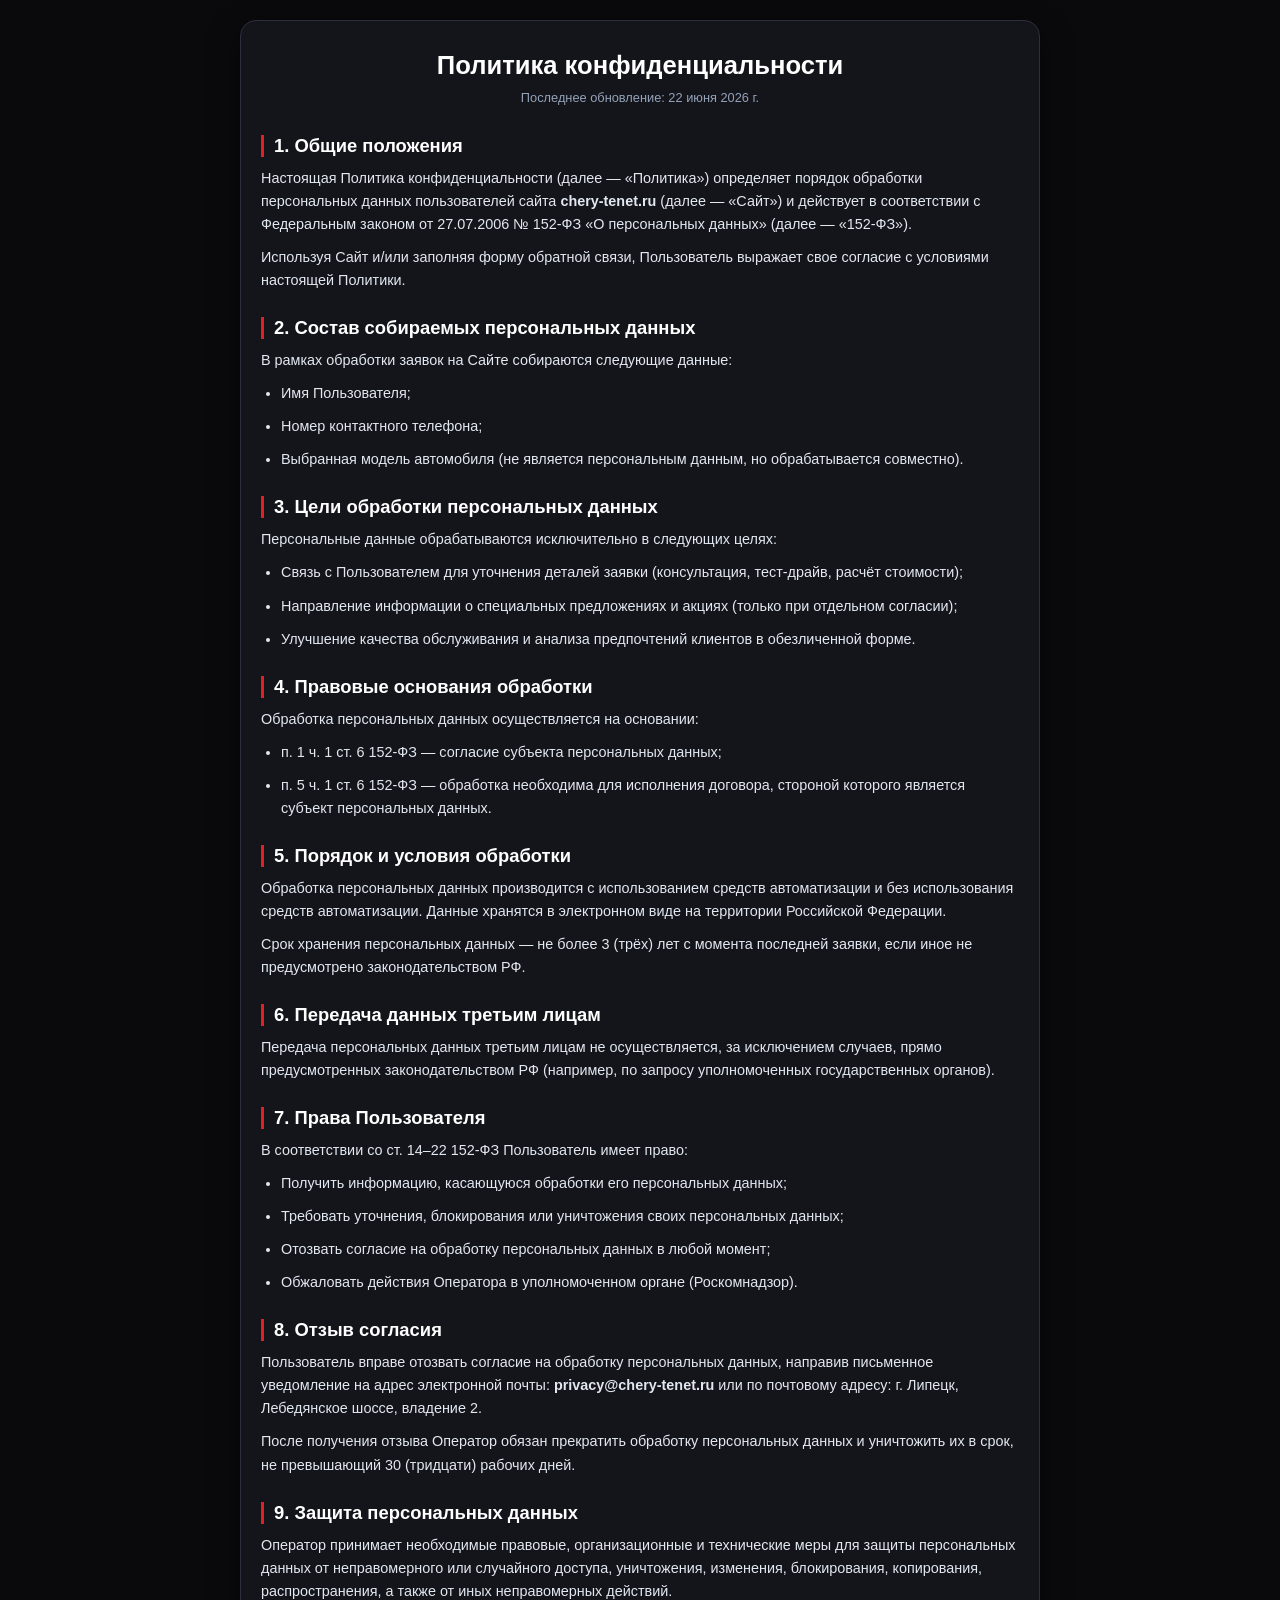
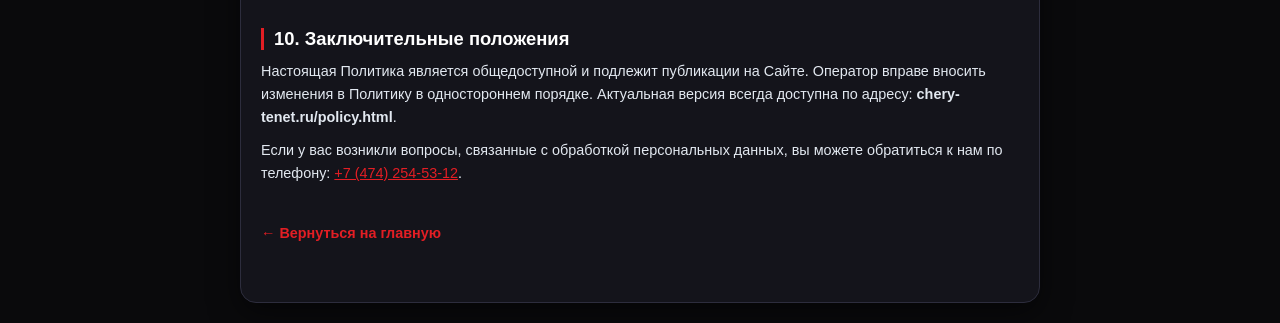
<file: chery/policy.html>
<!doctype html>
<html lang="ru">
  <head>
    <meta charset="UTF-8" />
    <meta name="viewport" content="width=device-width, initial-scale=1.0" />
    <title>Политика конфиденциальности | CHERY = TENET</title>
    <link rel="stylesheet" href="styles/style.css" />
    <style>
      /* Локальные стили только для страницы политики */
      .policy-page {
        max-width: 800px;
        margin: 0 auto;
        padding: 30px 20px 60px;
        background: var(--bg-card);
        border-radius: 16px;
        border: 1px solid var(--advantage-border);
        box-shadow: 0 10px 30px rgba(0, 0, 0, 0.5);
      }
      .policy-page h1 {
        font-size: 1.6rem;
        color: var(--text-white);
        margin-bottom: 10px;
        text-align: center;
      }
      .policy-page .last-updated {
        text-align: center;
        color: var(--text-muted);
        font-size: 0.8rem;
        margin-bottom: 30px;
      }
      .policy-page h2 {
        font-size: 1.15rem;
        color: var(--text-white);
        margin-top: 25px;
        margin-bottom: 10px;
        border-left: 3px solid var(--accent-red);
        padding-left: 10px;
      }
      .policy-page p,
      .policy-page li {
        font-size: 0.9rem;
        line-height: 1.6;
        color: var(--text-main);
        margin-bottom: 10px;
      }
      .policy-page ul {
        padding-left: 20px;
        margin-bottom: 15px;
      }
      .policy-page .back-link {
        display: inline-block;
        margin-top: 30px;
        color: var(--accent-red);
        text-decoration: none;
        font-weight: 600;
        font-size: 0.9rem;
      }
      .policy-page .back-link:hover {
        text-decoration: underline;
      }
      body {
        padding: 20px 10px;
        display: block;
        min-height: auto;
      }
    </style>
  </head>
  <body>
    <div class="policy-page">
      <h1>Политика конфиденциальности</h1>
      <div class="last-updated">Последнее обновление: 22 июня 2026 г.</div>

      <h2>1. Общие положения</h2>
      <p>
        Настоящая Политика конфиденциальности (далее — «Политика») определяет
        порядок обработки персональных данных пользователей сайта
        <strong>chery-tenet.ru</strong> (далее — «Сайт») и действует в
        соответствии с Федеральным законом от 27.07.2006 № 152-ФЗ «О
        персональных данных» (далее — «152-ФЗ»).
      </p>
      <p>
        Используя Сайт и/или заполняя форму обратной связи, Пользователь
        выражает свое согласие с условиями настоящей Политики.
      </p>

      <h2>2. Состав собираемых персональных данных</h2>
      <p>В рамках обработки заявок на Сайте собираются следующие данные:</p>
      <ul>
        <li>Имя Пользователя;</li>
        <li>Номер контактного телефона;</li>
        <li>
          Выбранная модель автомобиля (не является персональным данным, но
          обрабатывается совместно).
        </li>
      </ul>

      <h2>3. Цели обработки персональных данных</h2>
      <p>Персональные данные обрабатываются исключительно в следующих целях:</p>
      <ul>
        <li>
          Связь с Пользователем для уточнения деталей заявки (консультация,
          тест-драйв, расчёт стоимости);
        </li>
        <li>
          Направление информации о специальных предложениях и акциях (только при
          отдельном согласии);
        </li>
        <li>
          Улучшение качества обслуживания и анализа предпочтений клиентов в
          обезличенной форме.
        </li>
      </ul>

      <h2>4. Правовые основания обработки</h2>
      <p>Обработка персональных данных осуществляется на основании:</p>
      <ul>
        <li>п. 1 ч. 1 ст. 6 152-ФЗ — согласие субъекта персональных данных;</li>
        <li>
          п. 5 ч. 1 ст. 6 152-ФЗ — обработка необходима для исполнения договора,
          стороной которого является субъект персональных данных.
        </li>
      </ul>

      <h2>5. Порядок и условия обработки</h2>
      <p>
        Обработка персональных данных производится с использованием средств
        автоматизации и без использования средств автоматизации. Данные хранятся
        в электронном виде на территории Российской Федерации.
      </p>
      <p>
        Срок хранения персональных данных — не более 3 (трёх) лет с момента
        последней заявки, если иное не предусмотрено законодательством РФ.
      </p>

      <h2>6. Передача данных третьим лицам</h2>
      <p>
        Передача персональных данных третьим лицам не осуществляется, за
        исключением случаев, прямо предусмотренных законодательством РФ
        (например, по запросу уполномоченных государственных органов).
      </p>

      <h2>7. Права Пользователя</h2>
      <p>В соответствии со ст. 14–22 152-ФЗ Пользователь имеет право:</p>
      <ul>
        <li>
          Получить информацию, касающуюся обработки его персональных данных;
        </li>
        <li>
          Требовать уточнения, блокирования или уничтожения своих персональных
          данных;
        </li>
        <li>
          Отозвать согласие на обработку персональных данных в любой момент;
        </li>
        <li>
          Обжаловать действия Оператора в уполномоченном органе (Роскомнадзор).
        </li>
      </ul>

      <h2>8. Отзыв согласия</h2>
      <p>
        Пользователь вправе отозвать согласие на обработку персональных данных,
        направив письменное уведомление на адрес электронной почты:
        <strong>privacy@chery-tenet.ru</strong>
        или по почтовому адресу: г. Липецк, Лебедянское шоссе, владение 2.
      </p>
      <p>
        После получения отзыва Оператор обязан прекратить обработку персональных
        данных и уничтожить их в срок, не превышающий 30 (тридцати) рабочих
        дней.
      </p>

      <h2>9. Защита персональных данных</h2>
      <p>
        Оператор принимает необходимые правовые, организационные и технические
        меры для защиты персональных данных от неправомерного или случайного
        доступа, уничтожения, изменения, блокирования, копирования,
        распространения, а также от иных неправомерных действий.
      </p>

      <h2>10. Заключительные положения</h2>
      <p>
        Настоящая Политика является общедоступной и подлежит публикации на
        Сайте. Оператор вправе вносить изменения в Политику в одностороннем
        порядке. Актуальная версия всегда доступна по адресу:
        <strong>chery-tenet.ru/policy.html</strong>.
      </p>
      <p>
        Если у вас возникли вопросы, связанные с обработкой персональных данных,
        вы можете обратиться к нам по телефону:
        <a href="tel:+74742545312" style="color: var(--accent-red)"
          >+7 (474) 254-53-12</a
        >.
      </p>

      <a href="index.html" class="back-link">← Вернуться на главную</a>
    </div>
  </body>
</html>
</file>
<file: chery/styles/style.css>
/* ==================== 1. ПЕРЕМЕННЫЕ И БАЗОВЫЕ СТИЛИ ==================== */
:root {
--bg-dark: #0a0a0c; /* Глубокий черный фон */
--bg-card: #14141b; /* Угольный фон блоков */
--accent-red: #e31e24; /* Фирменный красный Chery */
--accent-red-hover: #b31217;
--text-main: #e2e8f0; /* Читаемый светло-серый текст */
--text-muted: #94a3b8; /* Текст описаний */
--text-white: #ffffff;
--advantage-bg: #1c1c24;
--advantage-border: #2d2d3d;
--advantage-text: #f1f5f9;
--fixed-bg: #111116;
--fixed-border: #27273a;
--popup-bg: #161622;
--popup-border: #334155;
--input-bg: #222230;
--input-border: #3b3b4f;
--popup-overlay: rgba(0, 0, 0, 0.85);
--disclaimer-color: #64748b;
--policy-color: #94a3b8;
--btn-blue: #2563eb;
}

/* ==================== СВЕТЛАЯ ТЕМА ==================== */
body.light-theme {
--bg-dark: #f1f5f9;
--bg-card: #ffffff;
--accent-red: #d41b21;
--accent-red-hover: #a31217;
--text-main: #1e293b;
--text-muted: #64748b;
--text-white: #0f172a;
--advantage-bg: #f8fafc;
--advantage-border: #e2e8f0;
--advantage-text: #1e293b;
--fixed-bg: #ffffff;
--fixed-border: #e2e8f0;
--popup-bg: #ffffff;
--popup-border: #cbd5e1;
--input-bg: #f1f5f9;
--input-border: #cbd5e1;
--popup-overlay: rgba(0, 0, 0, 0.4);
--disclaimer-color: #94a3b8;
--policy-color: #64748b;
--btn-blue: #2563eb;
}

* {
box-sizing: border-box;
margin: 0;
padding: 0;
font-family: "Segoe UI", Roboto, Helvetica, Arial, sans-serif;
}

body {
background-color: var(--bg-dark);
color: var(--text-main);
padding: 20px 10px;
display: flex;
justify-content: center;
align-items: center;
min-height: 100vh;
transition: background-color 0.3s ease, color 0.3s ease;
}

/* ==================== КНОПКА ПЕРЕКЛЮЧЕНИЯ ТЕМЫ ==================== */
.theme-toggle {
position: fixed;
top: 16px;
right: 16px;
width: 44px;
height: 44px;
border-radius: 50%;
border: 2px solid var(--text-muted);
background: var(--bg-card);
color: var(--text-main);
font-size: 1.3rem;
cursor: pointer;
display: flex;
align-items: center;
justify-content: center;
z-index: 9999;
box-shadow: 0 2px 12px rgba(0, 0, 0, 0.25);
transition: background-color 0.3s ease, color 0.3s ease, border-color 0.3s ease, transform 0.2s ease;
}

.theme-toggle:hover {
transform: scale(1.1);
}

/* Скрываем кнопку темы, пока открыта модалка */
.popup__thanks-bg.active ~ .theme-toggle,
body:has(.popup__thanks-bg.active) .theme-toggle {
  opacity: 0;
  pointer-events: none;
  visibility: hidden;
}

/* ==================== 2. ОСНОВНОЙ КОНТЕЙНЕР ==================== */
.quote {
background-color: var(--bg-card);
max-width: 500px;
width: 100%;
border-radius: 16px;
padding: 25px;
box-shadow: 0 10px 30px rgba(0, 0, 0, 0.5);
border: 1px solid var(--advantage-border);
position: relative;
padding-bottom: 90px; /* Отступ для фиксированной плашки */
transition: background-color 0.3s ease, border-color 0.3s ease;
}

/* Шапка сайта */
.header__mobile {
font-size: 1.3rem;
font-weight: 700;
color: var(--text-white);
text-align: right;
margin-bottom: 5px;
transition: color 0.3s ease;
}

.logotext {
font-size: 0.95rem;
font-weight: 600;
color: var(--text-white);
text-transform: uppercase;
letter-spacing: 0.5px;
border-left: 3px solid var(--accent-red);
padding-left: 10px;
margin-bottom: 4px;
transition: color 0.3s ease;
}

.phonedescr2 {
font-size: 0.8rem;
color: var(--text-muted);
padding-left: 13px;
margin-bottom: 20px;
transition: color 0.3s ease;
}

/* ==================== НАДЕЖНОЕ ФИКСИРОВАННОЕ ПОЗИЦИОНИРОВАНИЕ ==================== */

/* Обновленный контейнер: теперь он строго 500px и отцентрован */
.top-bars-container {
  position: fixed;
  top: 0;
  left: 50%;                 /* Сдвигаем контейнер на центр экрана */
  transform: translateX(-50%); /* Идеальное центрирование независимо от размера монитора */
  width: 100%;
  max-width: 500px;          /* Строго под ширину вашего основного контента */
  z-index: 999;
  display: flex;
  flex-direction: column;
  box-sizing: border-box;
}


/* Неподвижное информационное поле */
.static-top-bar {
  width: 100%;
  box-sizing: border-box;
  background-color: var(--advantage-bg);
  border-bottom: 1px solid var(--advantage-border);
  color: var(--advantage-text);
  text-align: center;
  padding: 10px 15px;
  font-size: 0.9rem;
  font-weight: 600;
  line-height: 1.3;
}

/* Динамическое поле акций */
.promo-top-bar {
  width: 100%;
  box-sizing: border-box;
  background: linear-gradient(135deg, var(--accent-red), #991b1b);
  color: var(--text-white);
  display: flex;
  align-items: center;
  justify-content: space-between;
  padding: 10px 15px;
  font-size: 0.85rem;
  box-shadow: 0 4px 10px rgba(227, 30, 36, 0.15);
  transition: all 0.3s ease;
  height: 42px; /* Фиксируем высоту для правильного скрытия */
  overflow: hidden;
}

/* Контейнер для текста внутри акции */
.promo-bar-content {
  flex: 1;
  text-align: center;
  line-height: 1.4;
}

.promo-bar-content strong {
  background: #ffffff;
  color: #000000;
  padding: 2px 6px;
  border-radius: 4px;
  margin-left: 5px;
  white-space: nowrap;
  font-size: 0.8rem;
}

/* Кнопка закрытия плашки акции */
.promo-bar-close {
  background: none;
  border: none;
  color: var(--text-white);
  font-size: 1.4rem;
  font-weight: 300;
  cursor: pointer;
  padding: 0 5px;
  line-height: 1;
  opacity: 0.7;
  transition: opacity 0.2s ease;
}

.promo-bar-close:hover {
  opacity: 1;
}

/* Класс для плавного скрытия панели (через HTML или JS) */
.promo-top-bar.hidden {
  opacity: 0;
  visibility: hidden;
  height: 0 !important;
  padding-top: 0 !important;
  padding-bottom: 0 !important;
  border: none !important;
}

/* Умный отступ для главного контента: 
   Вместо body двигаем сам контейнер .quote, чтобы не ломать глобальные стили */
.quote {
  margin-top: 90px !important; 
  transition: margin-top 0.3s ease; /* Плавный подъем контента при скрытии акции */
}

/* Если акция скрыта изначально в HTML (имеет класс hidden), 
   уменьшаем верхний отступ сайта под размер только одной статической плашки */
.top-bars-container:has(.promo-top-bar.hidden) + .quote,
.top-bars-container:not(:has(.promo-top-bar)) + .quote {
  margin-top: 45px !important;
}

/* ==================== 3. БЛОК ПРЕИМУЩЕСТВ ==================== */
.advantages {
display: flex;
flex-direction: column;
gap: 12px;
margin-bottom: 25px;
}

.advantage {
background: var(--advantage-bg);
border: 1px solid var(--advantage-border);
border-radius: 10px;
padding: 14px 16px;
display: flex;
align-items: center;
gap: 15px;
transition: transform 0.2s ease, background-color 0.3s ease, border-color 0.3s ease;
}

.advantage:hover {
transform: translateY(-2px);
}

/* Псевдо-иконки вместо битых картинок */
.advantageimg {
width: 32px;
height: 32px;
background-color: rgba(227, 30, 36, 0.1);
border-radius: 50%;
display: flex;
align-items: center;
justify-content: center;
flex-shrink: 0;
position: relative;
}
.advantageimg::after {
content: "✓";
color: var(--accent-red);
font-weight: bold;
font-size: 1.1rem;
}

.advantagetext {
font-size: 0.9rem;
line-height: 1.4;
color: var(--advantage-text);
transition: color 0.3s ease;
}

/* ==================== 4. СЕТКА АВТОМОБИЛЕЙ (НОВОЕ) ==================== */
.cars-grid {
display: grid;
grid-template-columns: repeat(2, 1fr); /* На десктопах 2х2, на мобильных перестроится */
gap: 15px;
margin-top: 15px;
}

@media (max-width: 480px) {
.cars-grid {
  grid-template-columns: 1fr; /* В один ряд на узких смартфонах */
}
}

.car-card {
background: var(--advantage-bg);
border: 1px solid var(--advantage-border);
border-radius: 12px;
padding: 15px;
display: flex;
flex-direction: column;
align-items: center;
text-align: center;
transition: transform 0.2s ease, box-shadow 0.2s ease;
}

.car-card:hover {
transform: translateY(-3px);
box-shadow: 0 5px 15px rgba(0, 0, 0, 0.1);
}

.car-card__img {
width: 100%;
height: 110px;
display: flex;
align-items: center;
justify-content: center;
margin-bottom: 10px;
overflow: hidden;
}

.car-card__img img {
max-width: 100%;
max-height: 100%;
object-fit: contain;
transition: transform 0.3s ease;
}

.car-card:hover .car-card__img img {
transform: scale(1.05);
}

.car-card__title {
font-size: 0.95rem;
font-weight: 700;
color: var(--advantage-text);
margin-bottom: 4px;
}

.car-card__price {
font-size: 0.85rem;
color: var(--accent-red);
font-weight: 600;
margin-bottom: 12px;
}

.car-card__btn {
width: 100%;
background: linear-gradient(135deg, var(--accent-red), #991b1b);
color: var(--text-white);
border: none;
padding: 10px;
border-radius: 8px;
font-size: 0.85rem;
font-weight: 600;
cursor: pointer;
transition: background 0.2s ease;
}

.car-card__btn:hover {
background: var(--accent-red-hover);
}

/* Стилизация таблицы характеристик в модальном окне */
.popup-car-specs {
margin-top: 15px;
margin-bottom: 15px;
border-top: 1px solid var(--popup-border);
padding-top: 12px;
display: flex;
flex-direction: column;
gap: 8px;
}

.spec-row {
display: flex;
justify-content: space-between;
font-size: 0.8rem;
line-height: 1.3;
}

.spec-label {
color: #64748b; /* Нейтральный цвет для названий */
text-align: left;
}

.spec-value {
color: var(--advantage-text);
font-weight: 600;
text-align: right;
}

/* Политика конфиденциальности */
.policy-mob {
font-size: 0.75rem;
color: var(--policy-color);
text-align: center;
margin-top: 15px;
cursor: pointer;
text-decoration: underline;
transition: color 0.3s ease;
}

/* ==================== 6. МОДАЛЬНОЕ ОКНО С МОДЕЛЬЮ ==================== */
.popup__thanks-bg {
position: fixed;
top: 0;
left: 0;
width: 100%;
height: 100%;
background-color: var(--popup-overlay);
backdrop-filter: blur(4px);
display: flex;
align-items: center;
justify-content: center;
z-index: 1000;
opacity: 0;
pointer-events: none;
transition: opacity 0.3s ease, background-color 0.3s ease;
padding: 20px;
}

.popup__thanks-bg.active {
opacity: 1;
pointer-events: auto;
}

.popup__thanks {
background-color: var(--popup-bg);
border: 1px solid var(--popup-border);
max-width: 440px;
width: 100%;
border-radius: 16px;
padding: 25px;
position: relative;
box-shadow: 0 20px 40px rgba(0, 0, 0, 0.6);
transform: scale(0.9);
transition: transform 0.3s ease, background-color 0.3s ease, border-color 0.3s ease;
/* Высота на всю страницу с отступами */
height: calc(100vh - 40px);
max-height: calc(100vh - 40px);
overflow-y: auto;
}

.popup__thanks-bg.active .popup__thanks {
transform: scale(1);
}


/* ==================== 5. ФИКСИРОВАННЫЙ НИЖНИЙ БЛОК ==================== */
.fixed__botitem {
position: absolute;
bottom: 0;
left: 0;
right: 0;
background-color: var(--fixed-bg);
border-top: 1px solid var(--fixed-border);
border-bottom-left-radius: 16px;
border-bottom-right-radius: 16px;
padding: 12px 20px;
display: flex;
align-items: center;
justify-content: space-between;
gap: 10px;
transition: background-color 0.3s ease, border-color 0.3s ease;
}

/* Вместо отсутствующего аватара — стильная заглушка автора */
.mesimg {
width: 42px;
height: 42px;
background: linear-gradient(135deg, #4f46e5, #3b82f6);
border-radius: 50%;
flex-shrink: 0;
position: relative;
}
.mesimg::after {
content: "В";
color: white;
font-weight: bold;
position: absolute;
top: 50%;
left: 50%;
transform: translate(-50%, -50%);
}

.bot__stats {
flex-grow: 1;
}

.bot__name {
font-size: 0.9rem;
font-weight: 600;
color: var(--text-white);
transition: color 0.3s ease;
}

.bot__post {
font-size: 0.7rem;
color: var(--text-muted);
transition: color 0.3s ease;
}

.fixed__btn {
background-color: var(--btn-blue);
color: var(--text-white);
padding: 8px 12px;
border-radius: 6px;
display: flex;
flex-direction: column;
align-items: center;
text-decoration: none;
min-width: 130px;
transition: background-color 0.3s ease;
}

.fixed__text {
font-size: 0.65rem;
text-transform: uppercase;
opacity: 0.8;
}

.fixed__ph {
font-size: 0.75rem;
font-weight: bold;
}

/* ==================== 6. МОДАЛЬНОЕ ОКНО С МОДЕЛЬЮ ==================== */
.popup__thanks-bg {
position: fixed;
top: 0;
left: 0;
width: 100%;
height: 100%;
background-color: var(--popup-overlay);
backdrop-filter: blur(4px);
display: flex;
align-items: center;
justify-content: center;
z-index: 1000;
opacity: 0;
pointer-events: none;
transition: opacity 0.3s ease, background-color 0.3s ease;
padding: 20px;
}

.popup__thanks-bg.active {
opacity: 1;
pointer-events: auto;
}

.popup__thanks {
background-color: var(--popup-bg);
border: 1px solid var(--popup-border);
max-width: 440px;
width: 100%;
border-radius: 16px;
padding: 25px;
position: relative;
box-shadow: 0 20px 40px rgba(0, 0, 0, 0.6);
transform: scale(0.9);
transition: transform 0.3s ease, background-color 0.3s ease, border-color 0.3s ease;
/* Высота на всю страницу с отступами */
height: calc(100vh - 40px);
max-height: calc(100vh - 40px);
overflow-y: auto;
}

.popup__thanks-bg.active .popup__thanks {
transform: scale(1);
}

.blockpopup__close {
position: absolute;
top: 15px;
right: 15px;
width: 28px;
height: 28px;
background: var(--input-bg);
border-radius: 50%;
cursor: pointer;
display: flex;
align-items: center;
justify-content: center;
color: var(--text-muted);
transition: background-color 0.3s ease;
}
.blockpopup__close::before {
content: "✕";
font-size: 0.8rem;
}

/* Контент авто внутри попапа */
.popup-car-card {
text-align: center;
margin-bottom: 20px;
}
.popup-car-title {
font-size: 1.4rem;
color: var(--text-white);
font-weight: bold;
margin-bottom: 5px;
transition: color 0.3s ease;
}
.popup-car-price {
color: var(--accent-red);
font-size: 1.25rem;
font-weight: 700;
margin-bottom: 15px;
transition: color 0.3s ease;
}

/* Заглушка вместо картинки авто */
.popup-car-img-placeholder {
width: 100%;
height: 160px;
background: var(--input-bg) linear-gradient(45deg, var(--advantage-bg), var(--input-bg));
border-radius: 8px;
margin-bottom: 15px;
display: flex;
align-items: center;
justify-content: center;
color: var(--text-muted);
font-size: 0.85rem;
border: 1px dashed var(--text-muted);
transition: background-color 0.3s ease, border-color 0.3s ease;
}

/* Форма бронирования */
.lead-form {
display: flex;
flex-direction: column;
gap: 10px;
}
.lead-form input {
background: var(--input-bg);
border: 1px solid var(--input-border);
padding: 12px;
border-radius: 8px;
color: var(--text-white);
outline: none;
transition: background-color 0.3s ease, border-color 0.3s ease, color 0.3s ease;
}
.lead-form input:focus {
border-color: var(--accent-red);
}
.lead-form button {
background: var(--accent-red);
color: white;
border: none;
padding: 14px;
border-radius: 8px;
font-weight: bold;
cursor: pointer;
text-transform: uppercase;
transition: background-color 0.3s ease;
}

/* ==================== ЧЕКБОКС СОГЛАСИЯ НА ОБРАБОТКУ ПД (152-ФЗ) ==================== */
.checkbox-agreement {
display: flex;
align-items: flex-start;
gap: 8px;
cursor: pointer;
margin: 5px 0;
}

.checkbox-agreement input[type="checkbox"] {
width: 16px;
height: 16px;
margin-top: 2px;
flex-shrink: 0;
accent-color: var(--accent-red);
cursor: pointer;
}

.checkbox-agreement__text {
font-size: 0.75rem;
line-height: 1.4;
color: var(--text-muted);
user-select: none;
}

.policy-link {
color: var(--accent-red);
text-decoration: underline;
transition: opacity 0.2s ease;
}

.policy-link:hover {
opacity: 0.8;
}

/* Стиль для ошибки, если чекбокс не отмечен */
.checkbox-agreement.error .checkbox-agreement__text {
color: #ef4444;
}

/* ==================== 7. ОКНО УСПЕШНОЙ ОТПРАВКИ ==================== */
.blocksuccess {
display: none;
text-align: center;
}
.blocksuccess.active {
display: block;
}
.icosuccess {
width: 50px;
height: 50px;
background-color: rgba(16, 185, 129, 0.1);
color: #10b981;
border-radius: 50%;
display: flex;
align-items: center;
justify-content: center;
font-size: 1.8rem;
margin: 0 auto 15px;
}
.icosuccess::after {
content: "✓";
}
.smshead {
font-size: 1.3rem;
color: #10b981;
font-weight: bold;
margin-bottom: 10px;
}
.smsdesc {
font-size: 0.85rem;
color: var(--text-main);
line-height: 1.5;
transition: color 0.3s ease;
}
.smsdesc a {
color: #38bdf8;
font-weight: bold;
text-decoration: none;
}
.time_redir {
color: #f59e0b;
font-weight: bold;
}
/* Контейнер для фотографии автомобиля */
.popup-car-img-placeholder {
width: 100%;
height: auto; /* Убираем жесткую высоту контейнера */
max-height: 240px; /* Ограничиваем только максимум, чтобы не раздувать попап */
background-color: var(--input-bg);
border-radius: 8px;
margin-bottom: 15px;
display: flex;
align-items: center;
justify-content: center;
transition: background-color 0.3s ease;
}

/* Сама картинка машины */
.popup-car-img-placeholder img {
max-width: 100%;
max-height: 240px;
width: auto;
height: auto;
object-fit: contain; /* Машина сожмется ровно настолько, чтобы войти целиком */
}

/* ==================== НОВОЕ: СЕТКА КАРТОЧЕК АВТОМОБИЛЕЙ ==================== */
.cars-grid {
  display: grid;
  grid-template-columns: repeat(2, 1fr); /* 2 колонки на больших экранах */
  gap: 15px;
  margin-top: 15px;
  margin-bottom: 5px;
}

@media (max-width: 480px) {
  .cars-grid {
    grid-template-columns: 1fr; /* 1 колонка на смартфонах */
  }
}

.car-card {
  background: var(--advantage-bg);
  border: 1px solid var(--advantage-border);
  border-radius: 12px;
  padding: 15px;
  display: flex;
  flex-direction: column;
  align-items: center;
  text-align: center;
  transition: transform 0.2s ease, box-shadow 0.2s ease;
}

.car-card:hover {
  transform: translateY(-3px);
  box-shadow: 0 5px 15px rgba(0, 0, 0, 0.1);
}

.car-card__img {
  width: 100%;
  height: 110px;
  display: flex;
  align-items: center;
  justify-content: center;
  margin-bottom: 10px;
}

.car-card__img img {
  max-width: 100%;
  max-height: 100%;
  object-fit: contain;
}

.car-card__title {
  font-size: 0.95rem;
  font-weight: 700;
  color: var(--advantage-text);
  margin-bottom: 4px;
}

.car-card__price {
  font-size: 0.85rem;
  color: var(--accent-red);
  font-weight: 600;
  margin-bottom: 12px;
}

.car-card__btn {
  width: 100%;
  background: linear-gradient(135deg, var(--accent-red), #991b1b);
  color: #fff;
  border: none;
  padding: 10px;
  border-radius: 8px;
  font-size: 0.85rem;
  font-weight: 600;
  cursor: pointer;
  transition: opacity 0.2s ease;
  margin-top: auto; /* Прижимает кнопку к низу, если названия разной длины */
}

.car-card__btn:hover {
  opacity: 0.9;
}

/* ==================== НОВОЕ: СТИЛИ ХАРАКТЕРИСТИК В МОДАЛКЕ ==================== */
/* Высота модального окна на всю страницу с прокруткой */
.popup__thanks {
  height: calc(100vh - 40px);
  max-height: calc(100vh - 40px);
  overflow-y: auto;
}

.popup-car-card {
  margin-bottom: 20px;
}

.popup-car-title {
  font-size: 1.3rem;
  font-weight: 700;
  color: var(--advantage-text);
  text-align: center;
  margin-bottom: 2px;
}

.popup-car-price {
  font-size: 1.05rem;
  color: var(--accent-red);
  font-weight: 600;
  text-align: center;
  margin-bottom: 12px;
}

.popup-car-img-placeholder {
  width: 100%;
  max-height: 160px;
  display: flex;
  align-items: center;
  justify-content: center;
  margin-bottom: 15px;
}

.popup-car-img-placeholder img {
  max-width: 100%;
  max-height: 100%;
  object-fit: contain;
}

/* Сетка/таблица технических характеристик */
.popup-car-specs {
  display: flex;
  flex-direction: column;
  gap: 8px;
  padding: 12px;
  background: rgba(0, 0, 0, 0.02); /* Легкая подложка */
  border: 1px solid var(--popup-border);
  border-radius: 8px;
  margin-top: 15px;
}

.spec-row {
  display: flex;
  justify-content: space-between;
  align-items: flex-start;
  font-size: 0.8rem;
  line-height: 1.3;
}

.spec-label {
  color: #64748b; /* Серый цвет для названий свойств */
  font-weight: 500;
  padding-right: 10px;
}

.spec-value {
  color: var(--advantage-text);
  font-weight: 600;
  text-align: right;
}

/* Фиксация пропорций изображения внутри модального окна */
.popup-car-img-placeholder {
  width: 100%;
  height: 160px;          /* Строго фиксированная безопасная высота */
  display: flex;
  align-items: center;
  justify-content: center;
  margin-bottom: 15px;
  overflow: hidden;
}

.popup-car-img-placeholder img {
  max-width: 100%;
  max-height: 100%;
  object-fit: contain;    /* Картинка аккуратно впишется в блок, не ломая верстку */
}

/* ==================== БЫСТРАЯ ФОРМА ЗАЯВКИ (из html_insert.html) ==================== */
.quick-lead-form {
  display: flex;
  flex-direction: column;
  gap: 10px;
  margin-top: 20px;
  padding: 20px;
  background: var(--advantage-bg);
  border: 1px solid var(--advantage-border);
  border-radius: 12px;
}

.quick-lead-form input {
  background: var(--input-bg);
  border: 1px solid var(--input-border);
  padding: 12px;
  border-radius: 8px;
  color: var(--text-white);
  outline: none;
  transition: background-color 0.3s ease, border-color 0.3s ease, color 0.3s ease;
}

.quick-lead-form input:focus {
  border-color: var(--accent-red);
}

.quick-lead-form button {
  background: var(--accent-red);
  color: white;
  border: none;
  padding: 14px;
  border-radius: 8px;
  font-weight: bold;
  cursor: pointer;
  text-transform: uppercase;
  transition: background-color 0.3s ease;
}

.quick-lead-form button:hover {
  background: var(--accent-red-hover);
}

/* Этот код сработает ТОЛЬКО на экранах шириной до 768px (мобильные и планшеты) */
@media (max-width: 768px) {
  .modal {
    position: fixed !important;
    top: 0 !important;
    left: 0 !important;
    width: 100% !important;
    height: 100dvh !important; /* Безопасная высота для мобильных */
    max-width: 100% !important;
    max-height: 100% !important;
    border-radius: 0 !important; /* Убираем скругления углов на весь экран */
    overflow-y: auto !important; /* Включаем прокрутку, если контент не влезает */
  }
}
</file>
